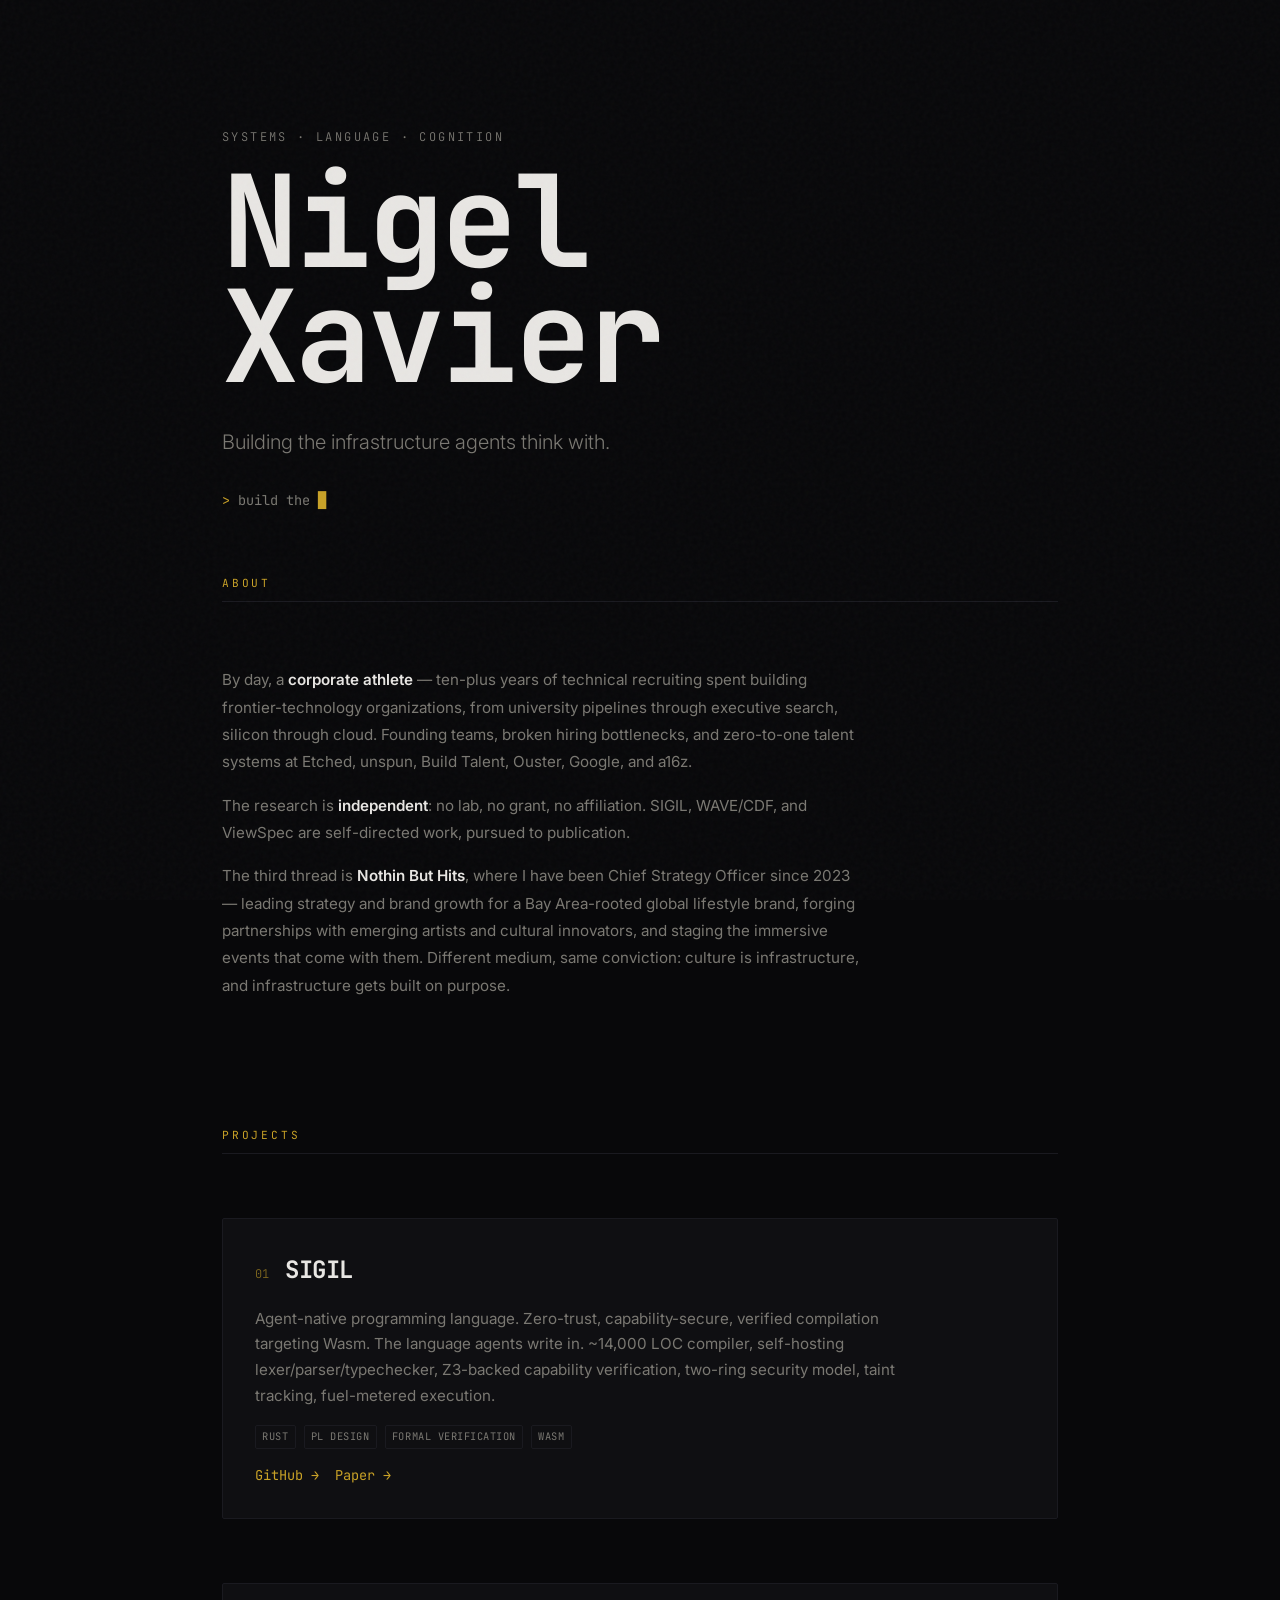
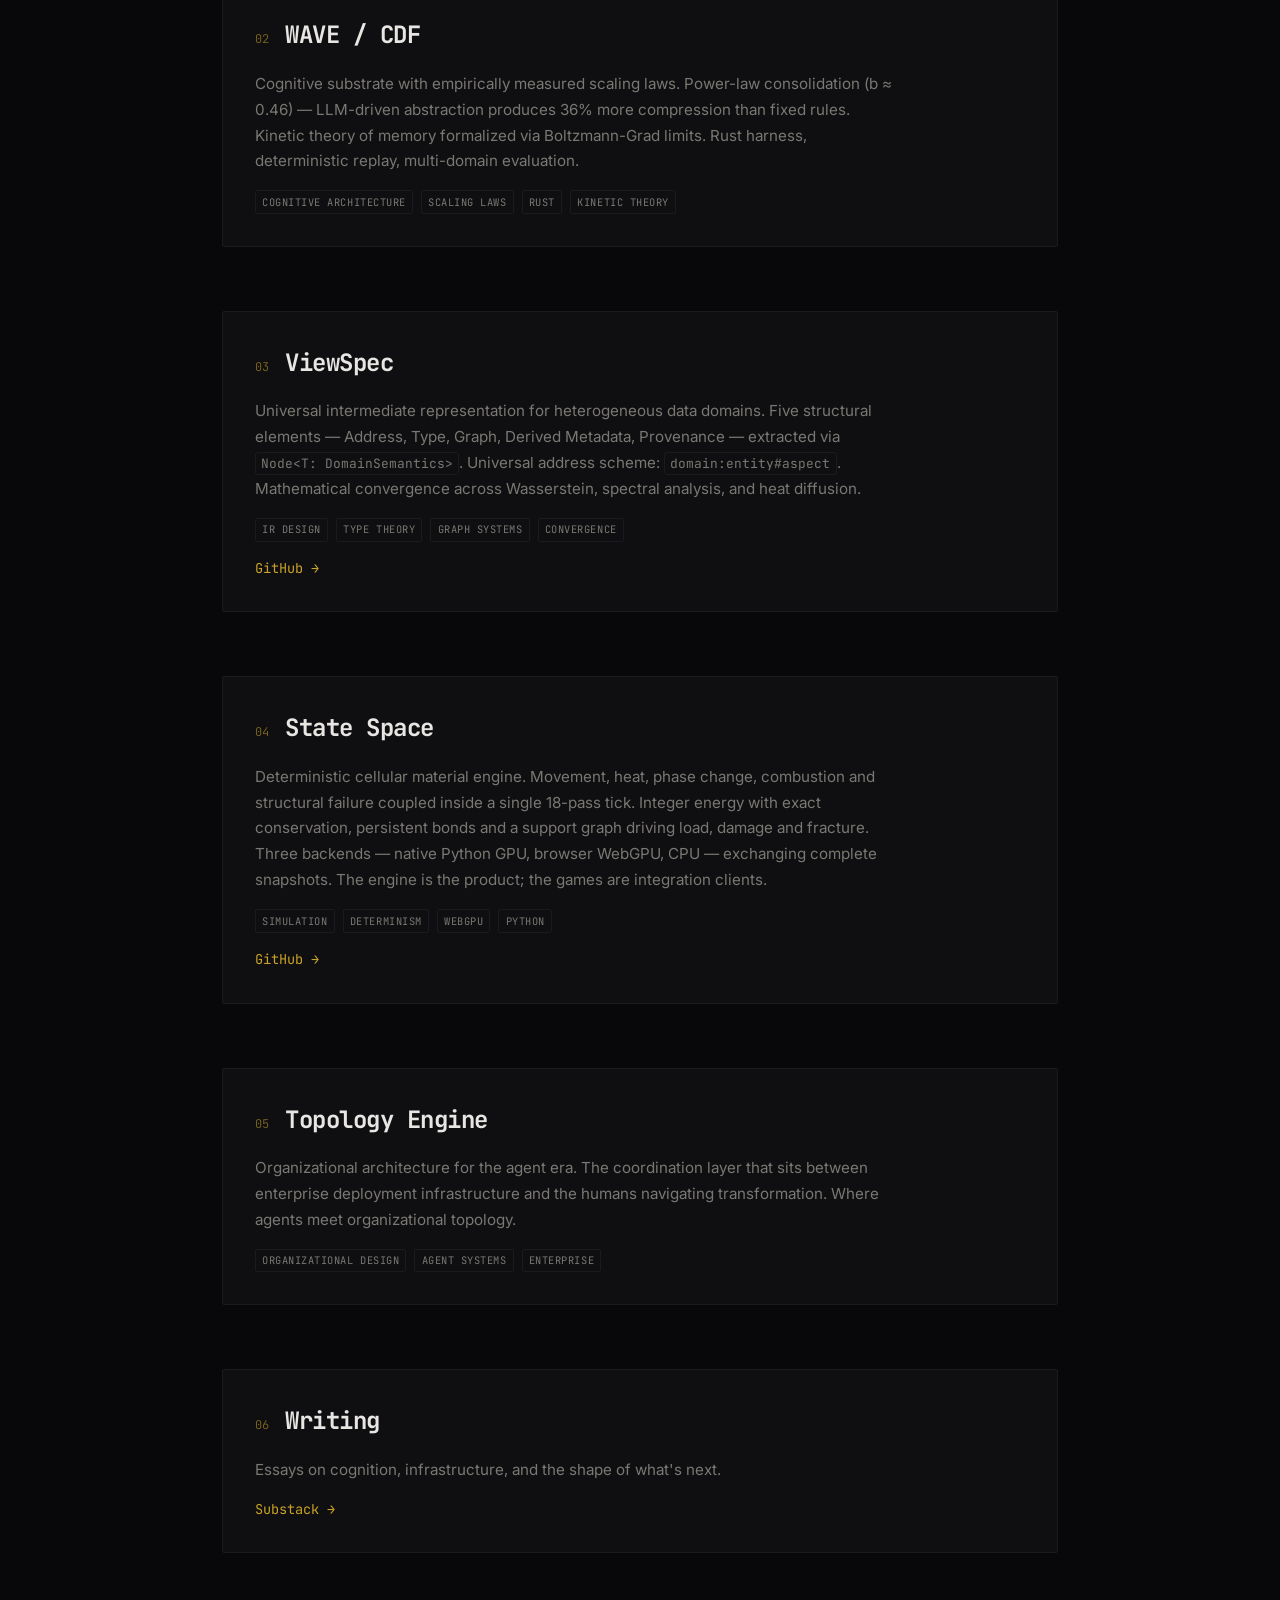
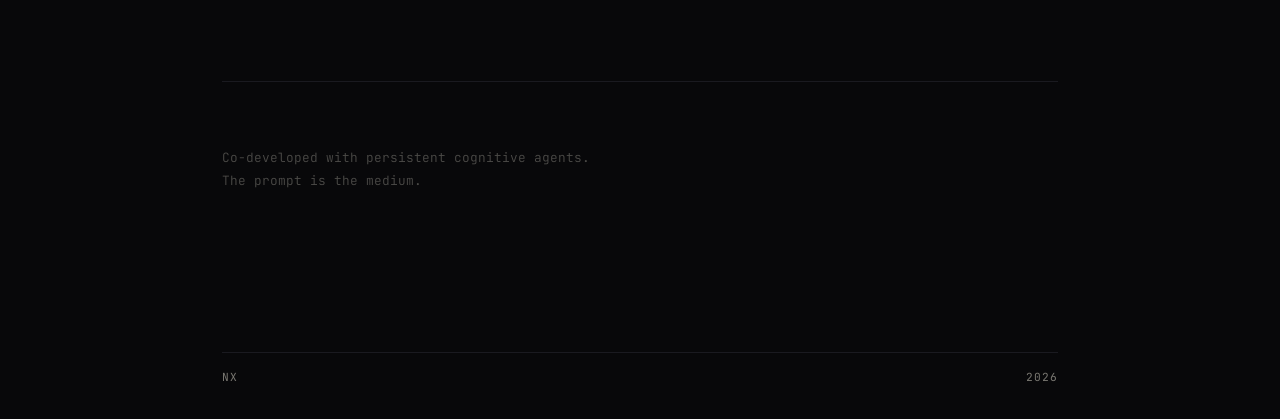
<file: index.html>
<!DOCTYPE html>
<html lang="en">
<head>
    <meta charset="UTF-8">
    <meta name="viewport" content="width=device-width, initial-scale=1.0">
    <title>Nigel Xavier</title>
    <link rel="stylesheet" href="style.css">
    <link rel="preconnect" href="https://fonts.googleapis.com">
    <link rel="preconnect" href="https://fonts.gstatic.com" crossorigin>
    <link href="https://fonts.googleapis.com/css2?family=JetBrains+Mono:wght@300;400;700&family=Inter:wght@300;400;600&display=swap" rel="stylesheet">
</head>
<body>
    <div class="grain"></div>
    <div class="grid-bg"></div>

    <header class="hero">
        <div class="hero-inner">
            <p class="overline">systems · language · cognition</p>
            <h1 class="title">Nigel<br>Xavier</h1>
            <p class="subtitle">Building the infrastructure agents think with.</p>
        </div>
        <div class="cursor-block" aria-hidden="true">
            <span class="prompt">&gt; </span><span class="typed"></span><span class="caret">█</span>
        </div>
    </header>

    <main>
        <section class="about">
            <h2 class="section-label">About</h2>
            <p class="about-text">
                By day, a <strong>corporate athlete</strong> — ten-plus years of technical recruiting spent building
                frontier-technology organizations, from university pipelines through executive search,
                silicon through cloud. Founding teams, broken hiring bottlenecks, and zero-to-one talent
                systems at Etched, unspun, Build Talent, Ouster, Google, and a16z.
            </p>
            <p class="about-text">
                The research is <strong>independent</strong>: no lab, no grant, no affiliation.
                SIGIL, WAVE/CDF, and ViewSpec are self-directed work, pursued to publication.
            </p>
            <p class="about-text">
                The third thread is <strong>Nothin But Hits</strong>, where I have been Chief Strategy Officer
                since 2023 — leading strategy and brand growth for a Bay Area-rooted global lifestyle brand,
                forging partnerships with emerging artists and cultural innovators, and staging the immersive
                events that come with them. Different medium, same conviction: culture is infrastructure,
                and infrastructure gets built on purpose.
            </p>
        </section>

        <section class="projects">
            <h2 class="section-label">Projects</h2>

            <article class="project" data-index="01">
                <div class="project-header">
                    <span class="project-index">01</span>
                    <h3 class="project-title">SIGIL</h3>
                </div>
                <p class="project-desc">
                    Agent-native programming language. Zero-trust, capability-secure, verified compilation targeting Wasm. 
                    The language agents write in. ~14,000 LOC compiler, self-hosting lexer/parser/typechecker, 
                    Z3-backed capability verification, two-ring security model, taint tracking, fuel-metered execution.
                </p>
                <div class="project-tags">
                    <span class="tag">Rust</span>
                    <span class="tag">PL Design</span>
                    <span class="tag">Formal Verification</span>
                    <span class="tag">Wasm</span>
                </div>
                <div class="project-links">
                    <a href="https://github.com/nxrobins/sigil" class="project-link" target="_blank" rel="noopener">
                        GitHub →
                    </a>
                    <a href="https://zenodo.org/records/22499275" class="project-link" target="_blank" rel="noopener">
                        Paper →
                    </a>
                </div>
            </article>

            <article class="project" data-index="02">
                <div class="project-header">
                    <span class="project-index">02</span>
                    <h3 class="project-title">WAVE / CDF</h3>
                </div>
                <p class="project-desc">
                    Cognitive substrate with empirically measured scaling laws. 
                    Power-law consolidation (b ≈ 0.46) — LLM-driven abstraction produces 36% more compression than fixed rules.
                    Kinetic theory of memory formalized via Boltzmann-Grad limits. 
                    Rust harness, deterministic replay, multi-domain evaluation.
                </p>
                <div class="project-tags">
                    <span class="tag">Cognitive Architecture</span>
                    <span class="tag">Scaling Laws</span>
                    <span class="tag">Rust</span>
                    <span class="tag">Kinetic Theory</span>
                </div>
            </article>

            <article class="project" data-index="03">
                <div class="project-header">
                    <span class="project-index">03</span>
                    <h3 class="project-title">ViewSpec</h3>
                </div>
                <p class="project-desc">
                    Universal intermediate representation for heterogeneous data domains. 
                    Five structural elements — Address, Type, Graph, Derived Metadata, Provenance — extracted via 
                    <code>Node&lt;T: DomainSemantics&gt;</code>. Universal address scheme: <code>domain:entity#aspect</code>. 
                    Mathematical convergence across Wasserstein, spectral analysis, and heat diffusion.
                </p>
                <div class="project-tags">
                    <span class="tag">IR Design</span>
                    <span class="tag">Type Theory</span>
                    <span class="tag">Graph Systems</span>
                    <span class="tag">Convergence</span>
                </div>
                <div class="project-links">
                    <a href="https://github.com/nxrobins/viewspec" class="project-link" target="_blank" rel="noopener">
                        GitHub →
                    </a>
                </div>
            </article>

            <article class="project" data-index="04">
                <div class="project-header">
                    <span class="project-index">04</span>
                    <h3 class="project-title">State Space</h3>
                </div>
                <p class="project-desc">
                    Deterministic cellular material engine. Movement, heat, phase change, combustion and
                    structural failure coupled inside a single 18-pass tick. Integer energy with exact
                    conservation, persistent bonds and a support graph driving load, damage and fracture.
                    Three backends — native Python GPU, browser WebGPU, CPU — exchanging complete snapshots.
                    The engine is the product; the games are integration clients.
                </p>
                <div class="project-tags">
                    <span class="tag">Simulation</span>
                    <span class="tag">Determinism</span>
                    <span class="tag">WebGPU</span>
                    <span class="tag">Python</span>
                </div>
                <div class="project-links">
                    <a href="https://github.com/nxrobins/state-space" class="project-link" target="_blank" rel="noopener">
                        GitHub →
                    </a>
                </div>
            </article>

            <article class="project" data-index="05">
                <div class="project-header">
                    <span class="project-index">05</span>
                    <h3 class="project-title">Topology Engine</h3>
                </div>
                <p class="project-desc">
                    Organizational architecture for the agent era. 
                    The coordination layer that sits between enterprise deployment infrastructure 
                    and the humans navigating transformation. 
                    Where agents meet organizational topology.
                </p>
                <div class="project-tags">
                    <span class="tag">Organizational Design</span>
                    <span class="tag">Agent Systems</span>
                    <span class="tag">Enterprise</span>
                </div>
            </article>

            <article class="project" data-index="06">
                <div class="project-header">
                    <span class="project-index">06</span>
                    <h3 class="project-title">Writing</h3>
                </div>
                <p class="project-desc">
                    Essays on cognition, infrastructure, and the shape of what's next.
                </p>
                <div class="project-links">
                    <a href="https://nigelxavier.substack.com" class="project-link" target="_blank" rel="noopener">
                        Substack →
                    </a>
                </div>
            </article>
        </section>

        <section class="colophon">
            <p class="colophon-text">
                Co-developed with persistent cognitive agents.<br>
                The prompt is the medium.
            </p>
        </section>
    </main>

    <footer>
        <div class="footer-inner">
            <span class="footer-name">NX</span>
            <span class="footer-year">2026</span>
        </div>
    </footer>

    <script src="script.js"></script>
</body>
</html>
</file>
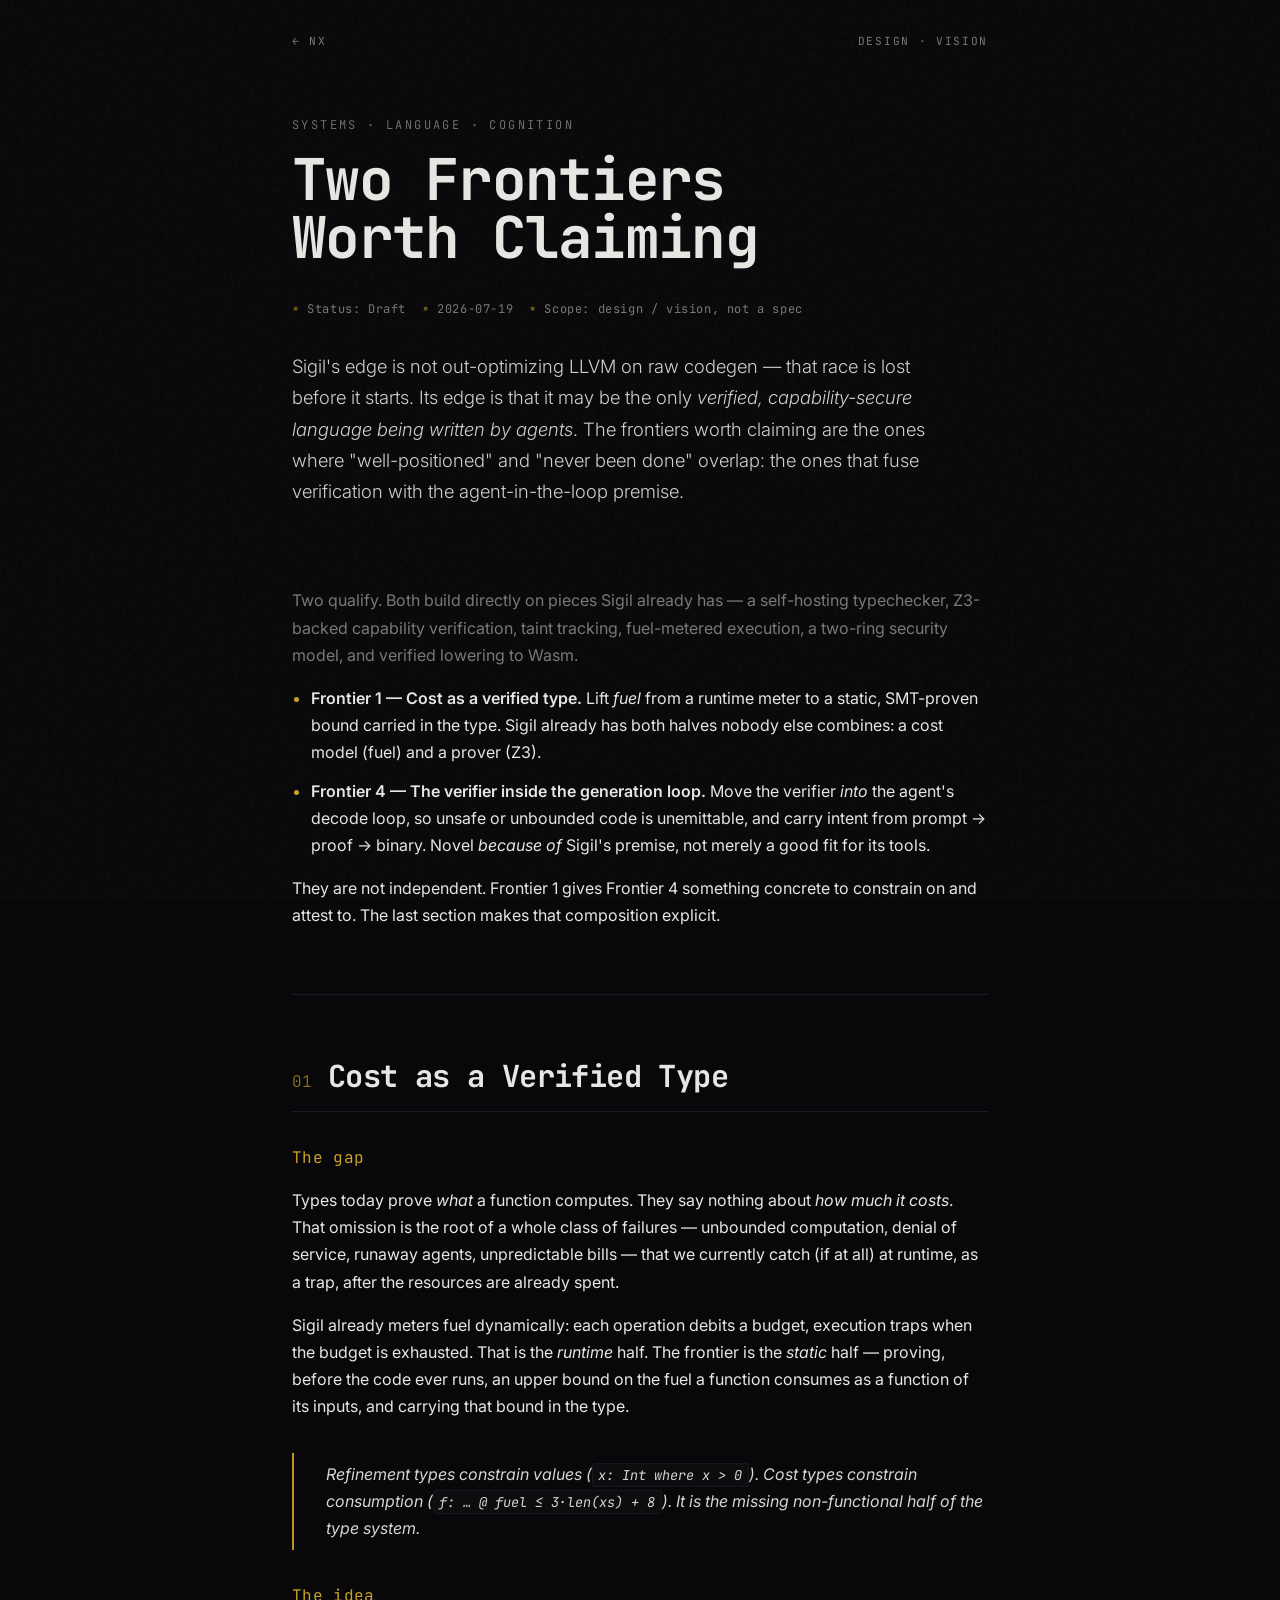
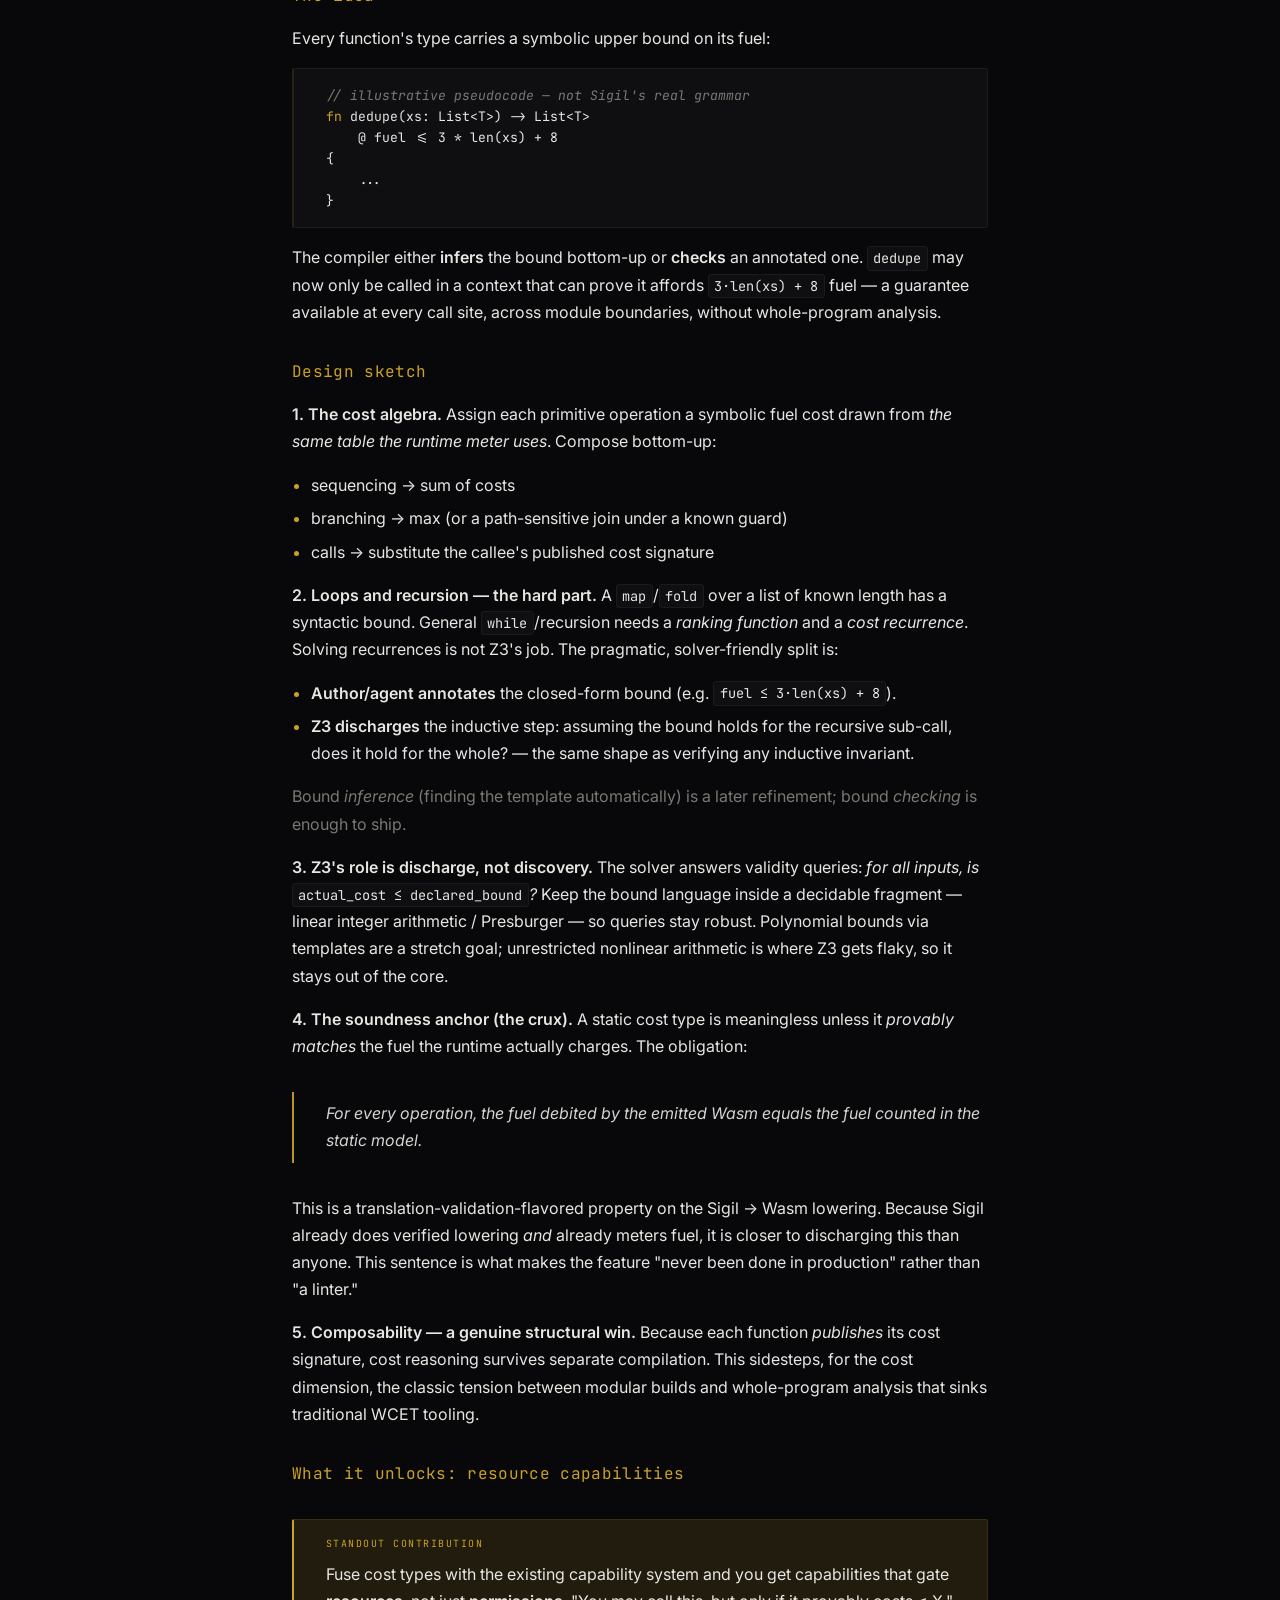
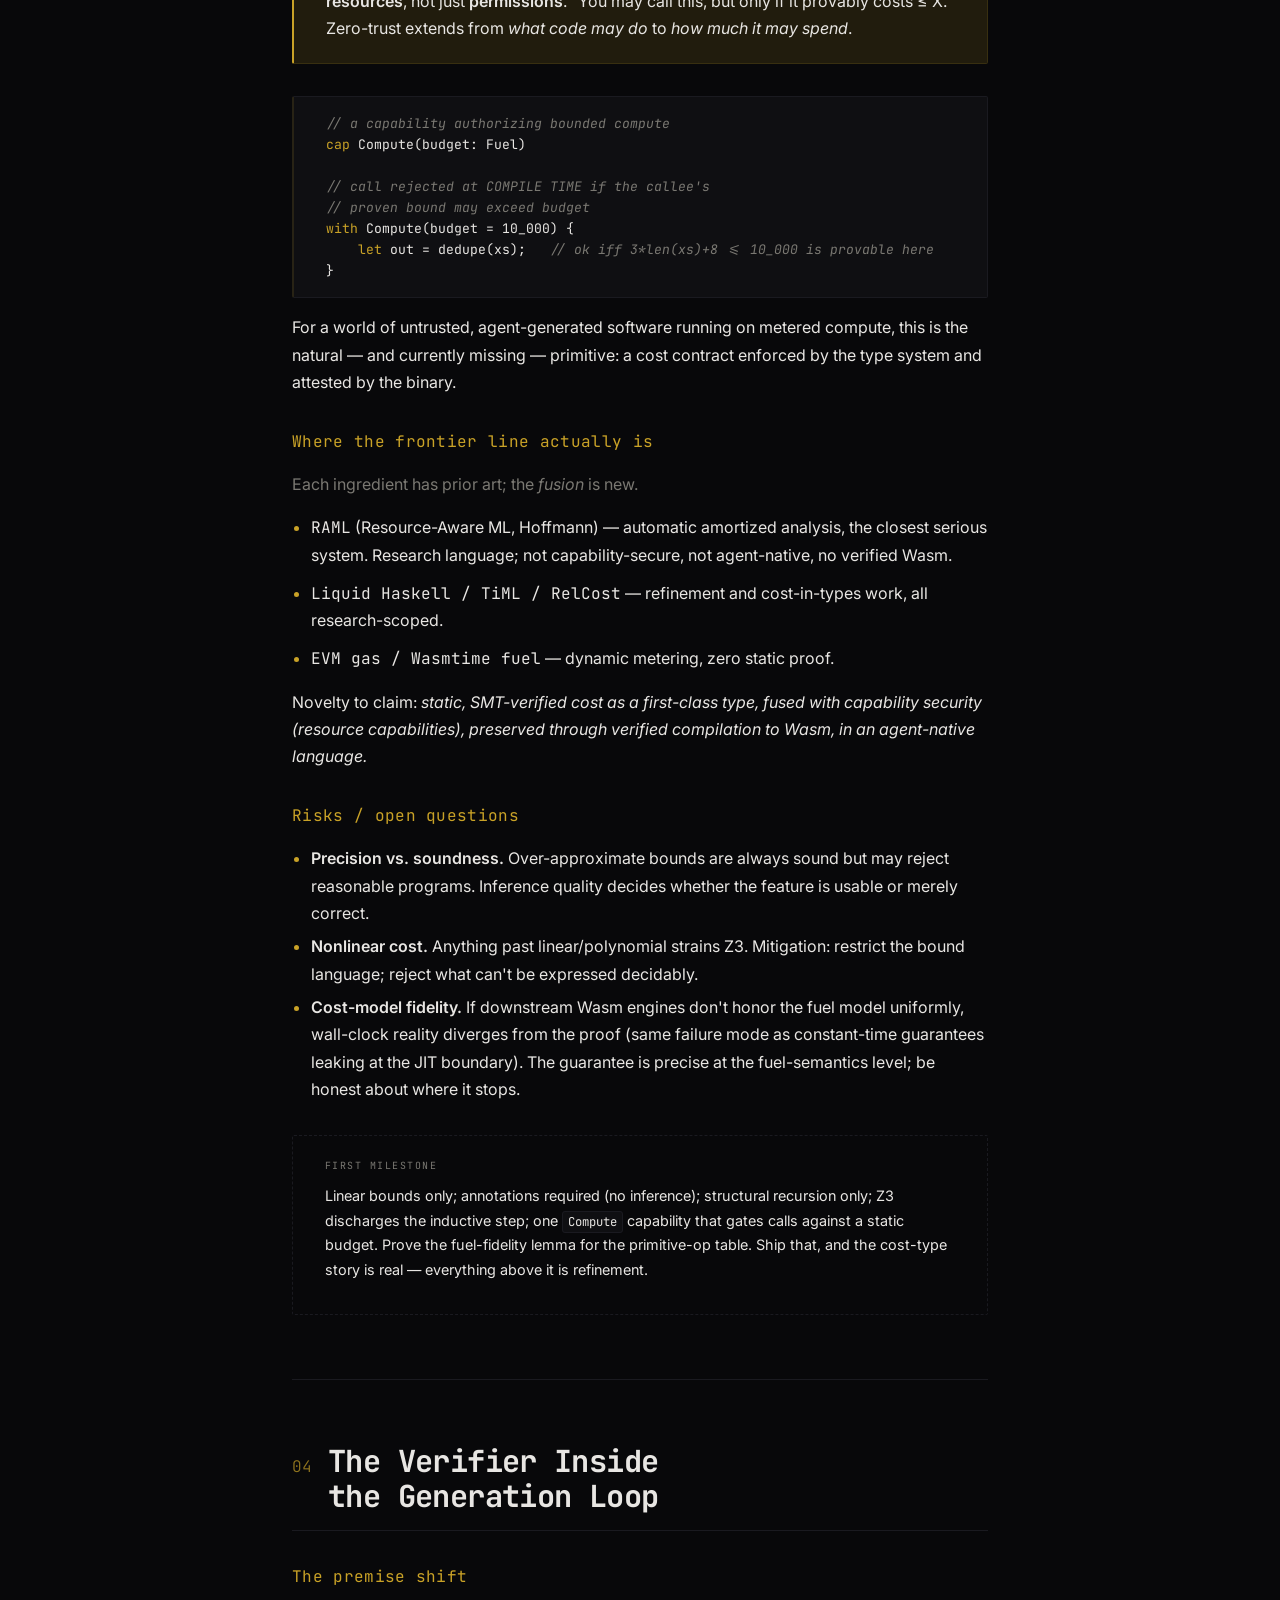
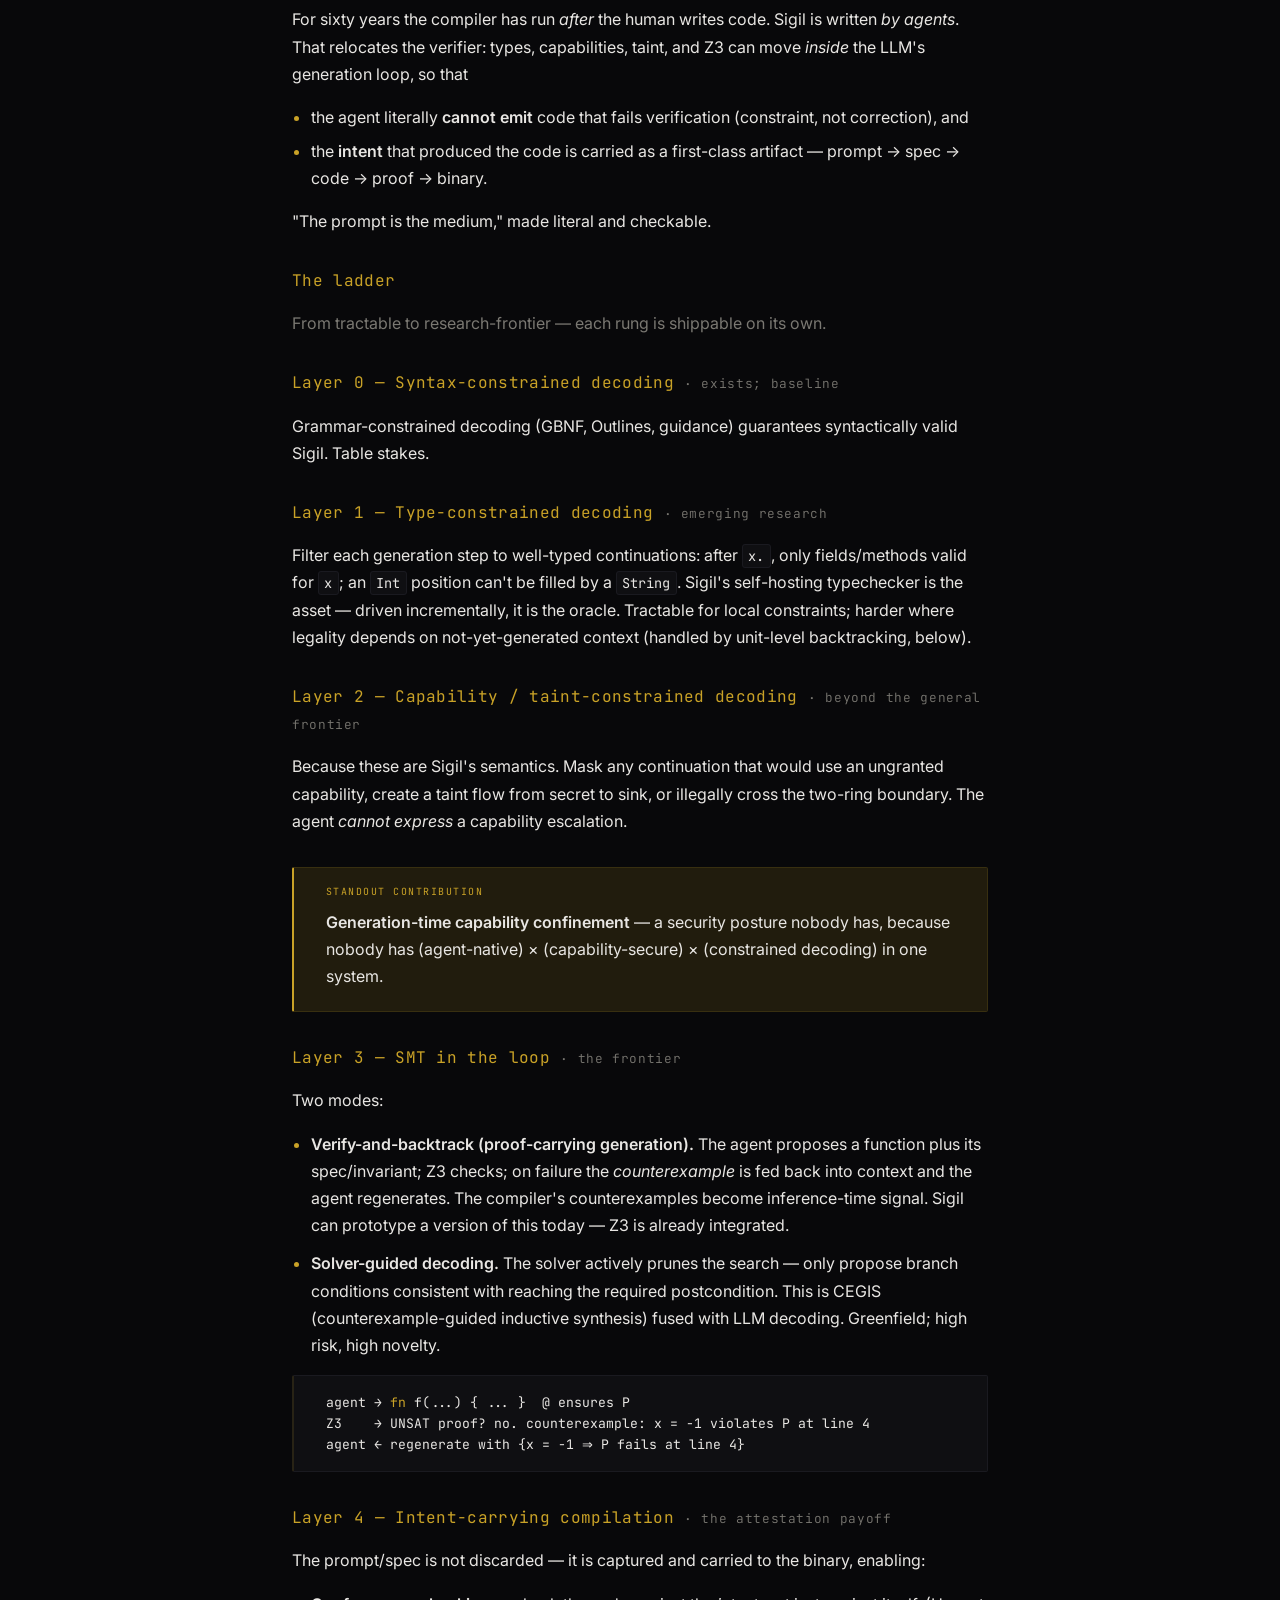
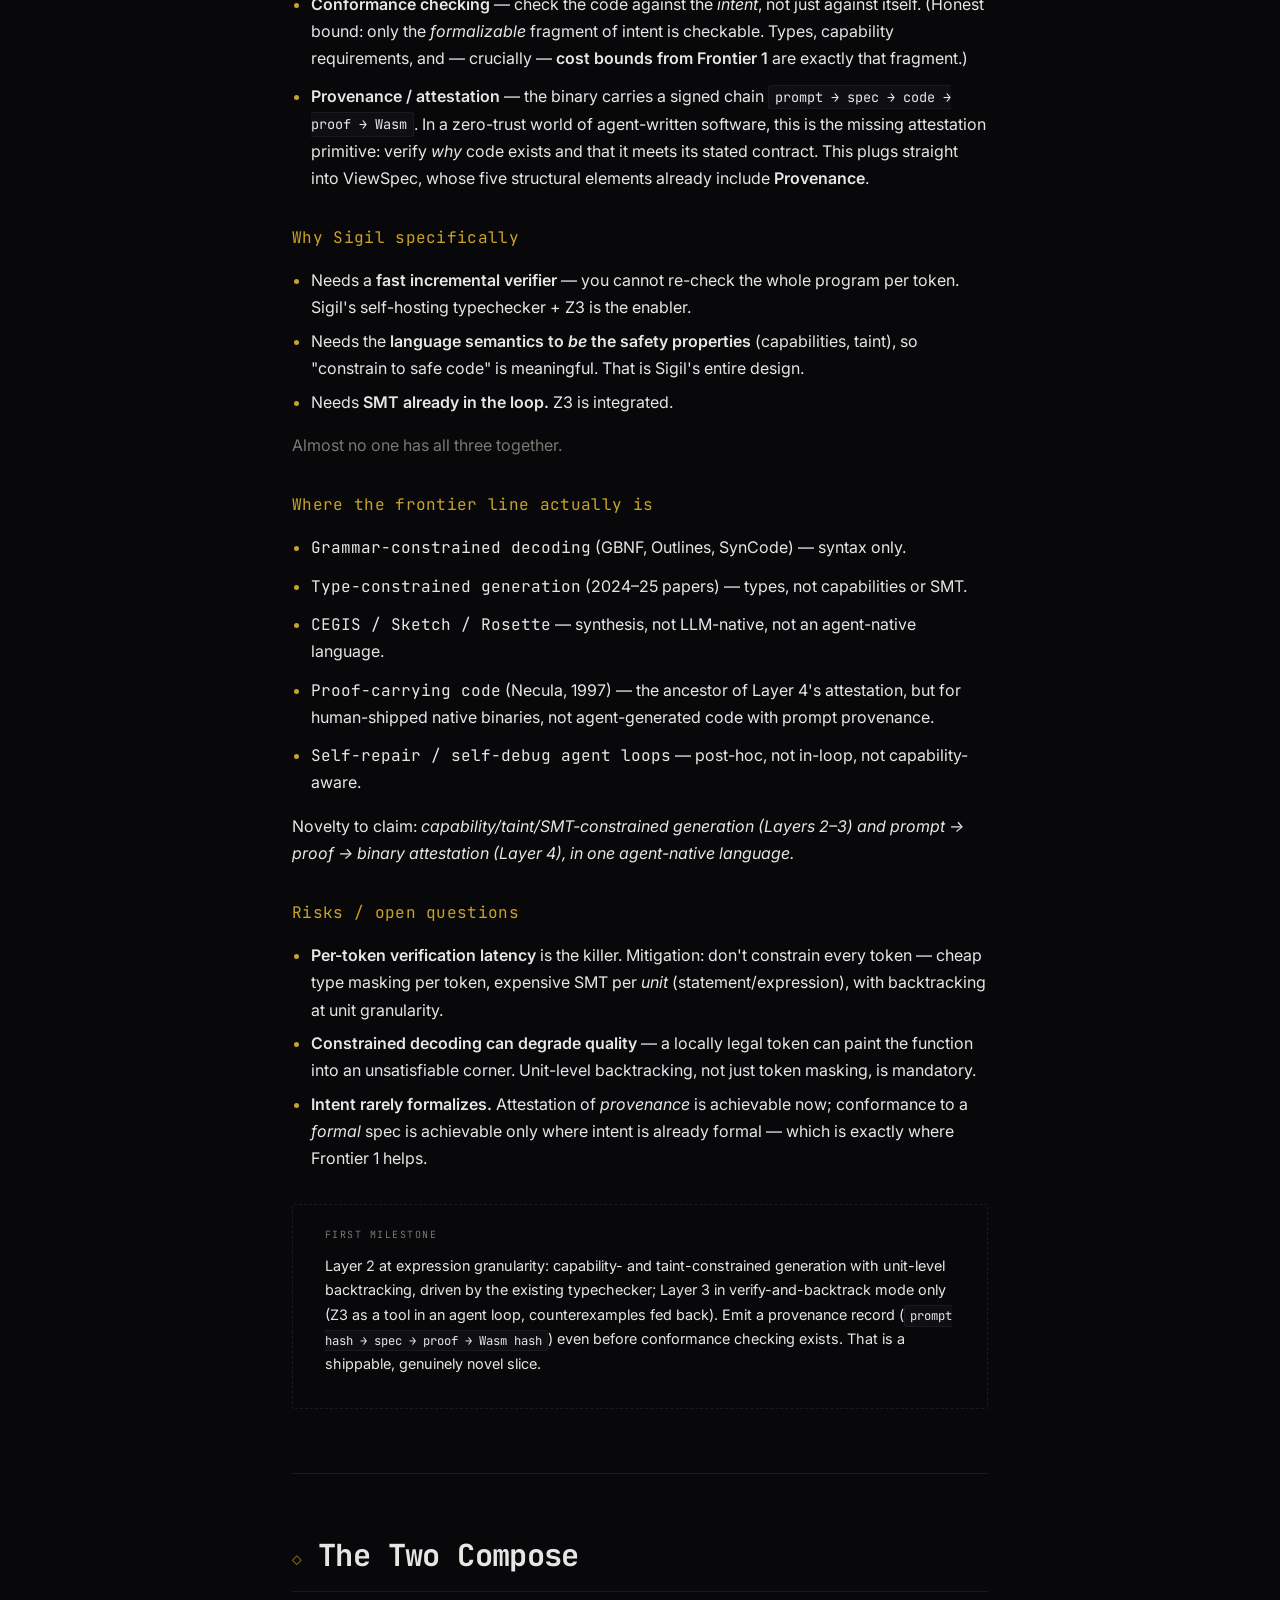
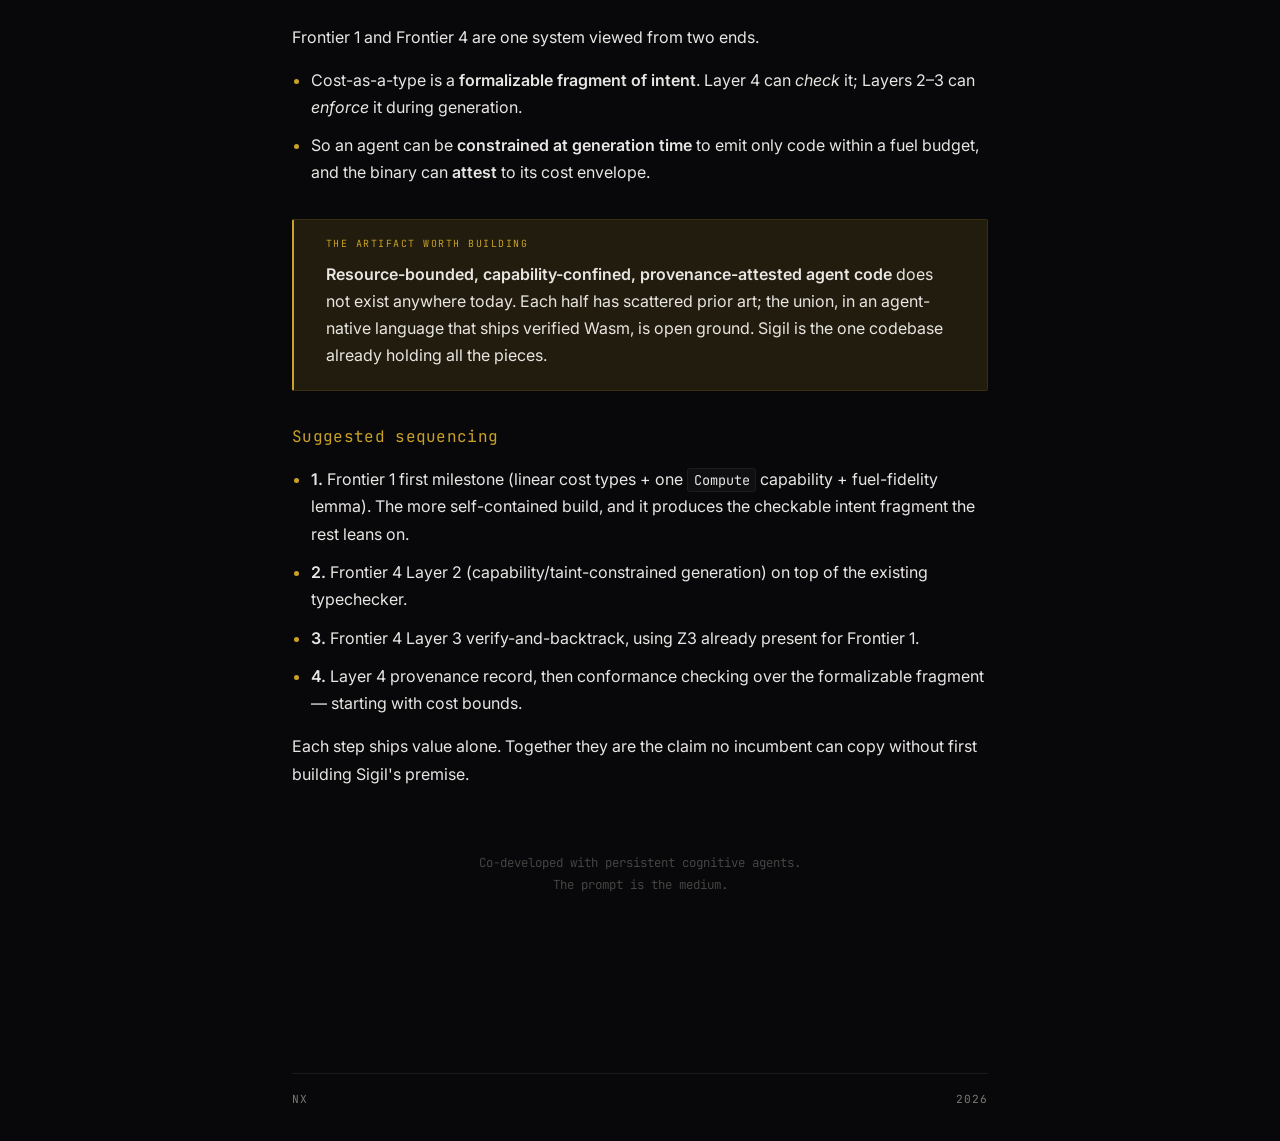
<file: docs/sigil-frontiers.html>
<!DOCTYPE html>
<html lang="en">
<head>
    <meta charset="UTF-8">
    <meta name="viewport" content="width=device-width, initial-scale=1.0">
    <title>Sigil — Two Frontiers Worth Claiming</title>
    <link rel="preconnect" href="https://fonts.googleapis.com">
    <link rel="preconnect" href="https://fonts.gstatic.com" crossorigin>
    <link href="https://fonts.googleapis.com/css2?family=JetBrains+Mono:wght@300;400;700&family=Inter:wght@300;400;600&display=swap" rel="stylesheet">
    <style>
        :root {
            --bg: #08080a;
            --surface: #0f0f12;
            --border: #1a1a20;
            --text: #e8e6e3;
            --text-muted: #7a7872;
            --accent: #c9a227;
            --accent-dim: #c9a22722;
            --mono: 'JetBrains Mono', monospace;
            --sans: 'Inter', -apple-system, sans-serif;
            --space-xs: 0.5rem;
            --space-sm: 1rem;
            --space-md: 2rem;
            --space-lg: 4rem;
            --space-xl: 8rem;
            --measure: 760px;
        }

        *, *::before, *::after { box-sizing: border-box; margin: 0; padding: 0; }
        html { font-size: 16px; scroll-behavior: smooth; }
        body {
            font-family: var(--sans);
            background: var(--bg);
            color: var(--text);
            line-height: 1.7;
            overflow-x: hidden;
            -webkit-font-smoothing: antialiased;
        }

        a { color: var(--accent); text-decoration: none; }
        a:hover { text-decoration: underline; }

        code {
            font-family: var(--mono);
            font-size: 0.85em;
            background: var(--surface);
            padding: 0.15em 0.4em;
            border-radius: 3px;
            border: 1px solid var(--border);
            color: var(--text);
        }

        /* ── Texture layers ─────────────────────────────────────────────── */
        .grain {
            position: fixed;
            inset: 0;
            pointer-events: none;
            z-index: 9999;
            opacity: 0.03;
            background-image: url("data:image/svg+xml,%3Csvg viewBox='0 0 256 256' xmlns='http://www.w3.org/2000/svg'%3E%3Cfilter id='n'%3E%3CfeTurbulence type='fractalNoise' baseFrequency='0.85' numOctaves='4' stitchTiles='stitch'/%3E%3C/filter%3E%3Crect width='100%25' height='100%25' filter='url(%23n)'/%3E%3C/svg%3E");
        }
        .grid-bg {
            position: fixed;
            inset: 0;
            pointer-events: none;
            z-index: 0;
            opacity: 0.035;
            background-image:
                linear-gradient(var(--border) 1px, transparent 1px),
                linear-gradient(90deg, var(--border) 1px, transparent 1px);
            background-size: 60px 60px;
        }

        /* ── Top bar ────────────────────────────────────────────────────── */
        .topbar {
            position: relative;
            z-index: 1;
            max-width: var(--measure);
            margin: 0 auto;
            padding: var(--space-md) var(--space-md) 0;
            display: flex;
            justify-content: space-between;
            align-items: center;
            font-family: var(--mono);
            font-size: 0.7rem;
            letter-spacing: 0.15em;
            text-transform: uppercase;
            color: var(--text-muted);
        }
        .topbar a { color: var(--text-muted); }
        .topbar a:hover { color: var(--accent); text-decoration: none; }

        /* ── Hero ───────────────────────────────────────────────────────── */
        .hero {
            position: relative;
            z-index: 1;
            max-width: var(--measure);
            margin: 0 auto;
            padding: var(--space-lg) var(--space-md) var(--space-md);
        }
        .overline {
            font-family: var(--mono);
            font-size: 0.75rem;
            font-weight: 300;
            letter-spacing: 0.2em;
            text-transform: uppercase;
            color: var(--text-muted);
            margin-bottom: var(--space-sm);
        }
        .title {
            font-family: var(--mono);
            font-size: clamp(2.2rem, 7vw, 3.6rem);
            font-weight: 700;
            line-height: 1.0;
            letter-spacing: -0.03em;
            color: var(--text);
            margin-bottom: var(--space-md);
        }
        .meta {
            font-family: var(--mono);
            font-size: 0.75rem;
            color: var(--text-muted);
            letter-spacing: 0.05em;
            display: flex;
            flex-wrap: wrap;
            gap: 0.4rem 1rem;
        }
        .meta .dot { color: var(--accent); opacity: 0.5; }
        .lede {
            font-size: 1.15rem;
            font-weight: 300;
            color: var(--text);
            opacity: 0.9;
            margin-top: var(--space-md);
            max-width: 640px;
        }

        /* ── Article ────────────────────────────────────────────────────── */
        article {
            position: relative;
            z-index: 1;
            max-width: var(--measure);
            margin: 0 auto;
            padding: var(--space-md) var(--space-md) var(--space-xl);
        }
        article p { margin: var(--space-sm) 0; color: var(--text); }
        article p.muted { color: var(--text-muted); }
        article strong { color: var(--text); font-weight: 600; }

        .rule {
            border: none;
            border-top: 1px solid var(--border);
            margin: var(--space-lg) 0;
        }

        /* ── Frontier section headers ───────────────────────────────────── */
        .frontier {
            display: flex;
            align-items: baseline;
            gap: var(--space-sm);
            margin: var(--space-lg) 0 var(--space-md);
            padding-bottom: var(--space-sm);
            border-bottom: 1px solid var(--border);
        }
        .frontier-index {
            font-family: var(--mono);
            font-size: 1rem;
            font-weight: 300;
            color: var(--accent);
            opacity: 0.7;
            flex-shrink: 0;
        }
        .frontier h2 {
            font-family: var(--mono);
            font-size: clamp(1.4rem, 4vw, 1.9rem);
            font-weight: 700;
            letter-spacing: -0.02em;
            line-height: 1.15;
        }

        h3 {
            font-family: var(--mono);
            font-size: 1.0rem;
            font-weight: 400;
            letter-spacing: 0.02em;
            color: var(--accent);
            margin: var(--space-md) 0 var(--space-xs);
        }
        h3 .rung {
            color: var(--text-muted);
            font-weight: 300;
            font-size: 0.8rem;
            letter-spacing: 0.05em;
        }

        /* ── Lists ──────────────────────────────────────────────────────── */
        ul { margin: var(--space-sm) 0; padding-left: 1.2rem; }
        li { margin: 0.4rem 0; color: var(--text); }
        li::marker { color: var(--accent); }
        ul.spaced li { margin: 0.7rem 0; }

        /* ── Code blocks ────────────────────────────────────────────────── */
        pre {
            font-family: var(--mono);
            font-size: 0.82rem;
            line-height: 1.6;
            background: var(--surface);
            border: 1px solid var(--border);
            border-left: 2px solid var(--accent-dim);
            border-radius: 2px;
            padding: var(--space-sm) var(--space-md);
            margin: var(--space-sm) 0;
            overflow-x: auto;
            color: var(--text);
        }
        pre code {
            background: none;
            border: none;
            padding: 0;
            font-size: inherit;
            color: inherit;
        }
        .c-comment { color: var(--text-muted); font-style: italic; }
        .c-key { color: var(--accent); }

        /* ── Blockquote ─────────────────────────────────────────────────── */
        blockquote {
            border-left: 2px solid var(--accent);
            padding: var(--space-xs) 0 var(--space-xs) var(--space-md);
            margin: var(--space-md) 0;
            color: var(--text);
            font-style: italic;
            opacity: 0.92;
        }

        /* ── Callout (standout insight) ─────────────────────────────────── */
        .callout {
            background: var(--accent-dim);
            border: 1px solid var(--accent-dim);
            border-left: 2px solid var(--accent);
            border-radius: 2px;
            padding: var(--space-sm) var(--space-md);
            margin: var(--space-md) 0;
        }
        .callout .tag {
            font-family: var(--mono);
            font-size: 0.62rem;
            font-weight: 400;
            letter-spacing: 0.15em;
            text-transform: uppercase;
            color: var(--accent);
            display: block;
            margin-bottom: var(--space-xs);
        }
        .callout p { margin: 0.3rem 0; }

        /* ── Note (honest caveat) ───────────────────────────────────────── */
        .note {
            font-size: 0.9rem;
            color: var(--text-muted);
            border: 1px dashed var(--border);
            border-radius: 2px;
            padding: var(--space-sm) var(--space-md);
            margin: var(--space-md) 0;
        }
        .note .tag {
            font-family: var(--mono);
            font-size: 0.62rem;
            letter-spacing: 0.15em;
            text-transform: uppercase;
            color: var(--text-muted);
        }

        /* ── Prior-art / milestone chips ────────────────────────────────── */
        .label-inline {
            font-family: var(--mono);
            color: var(--text);
            font-weight: 400;
        }

        /* ── Footer ─────────────────────────────────────────────────────── */
        footer {
            position: relative;
            z-index: 1;
            max-width: var(--measure);
            margin: 0 auto;
            padding: var(--space-md);
        }
        .footer-inner {
            display: flex;
            justify-content: space-between;
            align-items: center;
            padding-top: var(--space-sm);
            border-top: 1px solid var(--border);
            font-family: var(--mono);
            font-size: 0.7rem;
            color: var(--text-muted);
            letter-spacing: 0.1em;
        }
        .footer-note {
            font-family: var(--mono);
            font-size: 0.78rem;
            font-weight: 300;
            color: var(--text-muted);
            opacity: 0.6;
            line-height: 1.8;
            margin-top: var(--space-lg);
            text-align: center;
        }

        /* ── Responsive ─────────────────────────────────────────────────── */
        @media (max-width: 600px) {
            .hero { padding: var(--space-md) var(--space-sm); }
            .topbar { padding: var(--space-sm) var(--space-sm) 0; }
            article { padding: var(--space-sm) var(--space-sm) var(--space-lg); }
            pre { padding: var(--space-sm); font-size: 0.75rem; }
            .frontier { flex-direction: column; gap: 0.2rem; }
        }
    </style>
</head>
<body>
    <div class="grain"></div>
    <div class="grid-bg"></div>

    <nav class="topbar">
        <a href="../index.html">← NX</a>
        <span>design · vision</span>
    </nav>

    <header class="hero">
        <p class="overline">systems · language · cognition</p>
        <h1 class="title">Two Frontiers<br>Worth Claiming</h1>
        <div class="meta">
            <span><span class="dot">▪</span> Status: Draft</span>
            <span><span class="dot">▪</span> 2026-07-19</span>
            <span><span class="dot">▪</span> Scope: design / vision, not a spec</span>
        </div>
        <p class="lede">
            Sigil's edge is not out-optimizing LLVM on raw codegen — that race is lost before it starts.
            Its edge is that it may be the only <em>verified, capability-secure language being written by agents</em>.
            The frontiers worth claiming are the ones where "well-positioned" and "never been done" overlap:
            the ones that fuse verification with the agent-in-the-loop premise.
        </p>
    </header>

    <article>
        <p class="muted">Two qualify. Both build directly on pieces Sigil already has — a self-hosting typechecker, Z3-backed capability verification, taint tracking, fuel-metered execution, a two-ring security model, and verified lowering to Wasm.</p>

        <ul class="spaced">
            <li><strong>Frontier 1 — Cost as a verified type.</strong> Lift <em>fuel</em> from a runtime meter to a static, SMT-proven bound carried in the type. Sigil already has both halves nobody else combines: a cost model (fuel) and a prover (Z3).</li>
            <li><strong>Frontier 4 — The verifier inside the generation loop.</strong> Move the verifier <em>into</em> the agent's decode loop, so unsafe or unbounded code is unemittable, and carry intent from prompt → proof → binary. Novel <em>because of</em> Sigil's premise, not merely a good fit for its tools.</li>
        </ul>

        <p>They are not independent. Frontier 1 gives Frontier 4 something concrete to constrain on and attest to. The last section makes that composition explicit.</p>

        <hr class="rule">

        <!-- ═══════════════ FRONTIER 1 ═══════════════ -->
        <div class="frontier">
            <span class="frontier-index">01</span>
            <h2>Cost as a Verified Type</h2>
        </div>

        <h3>The gap</h3>
        <p>Types today prove <em>what</em> a function computes. They say nothing about <em>how much it costs</em>. That omission is the root of a whole class of failures — unbounded computation, denial of service, runaway agents, unpredictable bills — that we currently catch (if at all) at runtime, as a trap, after the resources are already spent.</p>
        <p>Sigil already meters fuel dynamically: each operation debits a budget, execution traps when the budget is exhausted. That is the <em>runtime</em> half. The frontier is the <em>static</em> half — proving, before the code ever runs, an upper bound on the fuel a function consumes as a function of its inputs, and carrying that bound in the type.</p>
        <blockquote>Refinement types constrain <em>values</em> (<code>x: Int where x &gt; 0</code>). Cost types constrain <em>consumption</em> (<code>f: … @ fuel ≤ 3·len(xs) + 8</code>). It is the missing non-functional half of the type system.</blockquote>

        <h3>The idea</h3>
        <p>Every function's type carries a symbolic upper bound on its fuel:</p>
        <pre><code><span class="c-comment">// illustrative pseudocode — not Sigil's real grammar</span>
<span class="c-key">fn</span> dedupe(xs: List&lt;T&gt;) -&gt; List&lt;T&gt;
    @ fuel &lt;= 3 * len(xs) + 8
{
    ...
}</code></pre>
        <p>The compiler either <strong>infers</strong> the bound bottom-up or <strong>checks</strong> an annotated one. <code>dedupe</code> may now only be called in a context that can prove it affords <code>3·len(xs) + 8</code> fuel — a guarantee available at every call site, across module boundaries, without whole-program analysis.</p>

        <h3>Design sketch</h3>
        <p><strong>1. The cost algebra.</strong> Assign each primitive operation a symbolic fuel cost drawn from <em>the same table the runtime meter uses</em>. Compose bottom-up:</p>
        <ul>
            <li>sequencing → sum of costs</li>
            <li>branching → max (or a path-sensitive join under a known guard)</li>
            <li>calls → substitute the callee's published cost signature</li>
        </ul>
        <p><strong>2. Loops and recursion — the hard part.</strong> A <code>map</code>/<code>fold</code> over a list of known length has a syntactic bound. General <code>while</code>/recursion needs a <em>ranking function</em> and a <em>cost recurrence</em>. Solving recurrences is not Z3's job. The pragmatic, solver-friendly split is:</p>
        <ul>
            <li><strong>Author/agent annotates</strong> the closed-form bound (e.g. <code>fuel ≤ 3·len(xs) + 8</code>).</li>
            <li><strong>Z3 discharges</strong> the inductive step: assuming the bound holds for the recursive sub-call, does it hold for the whole? — the same shape as verifying any inductive invariant.</li>
        </ul>
        <p class="muted">Bound <em>inference</em> (finding the template automatically) is a later refinement; bound <em>checking</em> is enough to ship.</p>
        <p><strong>3. Z3's role is discharge, not discovery.</strong> The solver answers validity queries: <em>for all inputs, is</em> <code>actual_cost ≤ declared_bound</code><em>?</em> Keep the bound language inside a decidable fragment — linear integer arithmetic / Presburger — so queries stay robust. Polynomial bounds via templates are a stretch goal; unrestricted nonlinear arithmetic is where Z3 gets flaky, so it stays out of the core.</p>
        <p><strong>4. The soundness anchor (the crux).</strong> A static cost type is meaningless unless it <em>provably matches</em> the fuel the runtime actually charges. The obligation:</p>
        <blockquote>For every operation, the fuel debited by the emitted Wasm equals the fuel counted in the static model.</blockquote>
        <p>This is a translation-validation-flavored property on the Sigil → Wasm lowering. Because Sigil already does verified lowering <em>and</em> already meters fuel, it is closer to discharging this than anyone. This sentence is what makes the feature "never been done in production" rather than "a linter."</p>
        <p><strong>5. Composability — a genuine structural win.</strong> Because each function <em>publishes</em> its cost signature, cost reasoning survives separate compilation. This sidesteps, for the cost dimension, the classic tension between modular builds and whole-program analysis that sinks traditional WCET tooling.</p>

        <h3>What it unlocks: resource capabilities</h3>
        <div class="callout">
            <span class="tag">Standout contribution</span>
            <p>Fuse cost types with the existing capability system and you get capabilities that gate <strong>resources</strong>, not just <strong>permissions</strong>. "You may call this, but only if it provably costs ≤ X." Zero-trust extends from <em>what code may do</em> to <em>how much it may spend</em>.</p>
        </div>
        <pre><code><span class="c-comment">// a capability authorizing bounded compute</span>
<span class="c-key">cap</span> Compute(budget: Fuel)

<span class="c-comment">// call rejected at COMPILE TIME if the callee's</span>
<span class="c-comment">// proven bound may exceed budget</span>
<span class="c-key">with</span> Compute(budget = 10_000) {
    <span class="c-key">let</span> out = dedupe(xs);   <span class="c-comment">// ok iff 3*len(xs)+8 &lt;= 10_000 is provable here</span>
}</code></pre>
        <p>For a world of untrusted, agent-generated software running on metered compute, this is the natural — and currently missing — primitive: a cost contract enforced by the type system and attested by the binary.</p>

        <h3>Where the frontier line actually is</h3>
        <p class="muted">Each ingredient has prior art; the <em>fusion</em> is new.</p>
        <ul class="spaced">
            <li><span class="label-inline">RAML</span> (Resource-Aware ML, Hoffmann) — automatic amortized analysis, the closest serious system. Research language; not capability-secure, not agent-native, no verified Wasm.</li>
            <li><span class="label-inline">Liquid Haskell / TiML / RelCost</span> — refinement and cost-in-types work, all research-scoped.</li>
            <li><span class="label-inline">EVM gas / Wasmtime fuel</span> — dynamic metering, zero static proof.</li>
        </ul>
        <p>Novelty to claim: <em>static, SMT-verified cost as a first-class type, fused with capability security (resource capabilities), preserved through verified compilation to Wasm, in an agent-native language.</em></p>

        <h3>Risks / open questions</h3>
        <ul>
            <li><strong>Precision vs. soundness.</strong> Over-approximate bounds are always sound but may reject reasonable programs. Inference quality decides whether the feature is usable or merely correct.</li>
            <li><strong>Nonlinear cost.</strong> Anything past linear/polynomial strains Z3. Mitigation: restrict the bound language; reject what can't be expressed decidably.</li>
            <li><strong>Cost-model fidelity.</strong> If downstream Wasm engines don't honor the fuel model uniformly, wall-clock reality diverges from the proof (same failure mode as constant-time guarantees leaking at the JIT boundary). The guarantee is precise at the fuel-semantics level; be honest about where it stops.</li>
        </ul>

        <div class="note">
            <span class="tag">First milestone</span>
            <p style="margin-top:0.5rem">Linear bounds only; annotations required (no inference); structural recursion only; Z3 discharges the inductive step; one <code>Compute</code> capability that gates calls against a static budget. Prove the fuel-fidelity lemma for the primitive-op table. Ship that, and the cost-type story is real — everything above it is refinement.</p>
        </div>

        <hr class="rule">

        <!-- ═══════════════ FRONTIER 4 ═══════════════ -->
        <div class="frontier">
            <span class="frontier-index">04</span>
            <h2>The Verifier Inside<br>the Generation Loop</h2>
        </div>

        <h3>The premise shift</h3>
        <p>For sixty years the compiler has run <em>after</em> the human writes code. Sigil is written <em>by agents</em>. That relocates the verifier: types, capabilities, taint, and Z3 can move <em>inside</em> the LLM's generation loop, so that</p>
        <ul>
            <li>the agent literally <strong>cannot emit</strong> code that fails verification (constraint, not correction), and</li>
            <li>the <strong>intent</strong> that produced the code is carried as a first-class artifact — prompt → spec → code → proof → binary.</li>
        </ul>
        <p>"The prompt is the medium," made literal and checkable.</p>

        <h3>The ladder</h3>
        <p class="muted">From tractable to research-frontier — each rung is shippable on its own.</p>

        <h3>Layer 0 — Syntax-constrained decoding <span class="rung">· exists; baseline</span></h3>
        <p>Grammar-constrained decoding (GBNF, Outlines, guidance) guarantees syntactically valid Sigil. Table stakes.</p>

        <h3>Layer 1 — Type-constrained decoding <span class="rung">· emerging research</span></h3>
        <p>Filter each generation step to well-typed continuations: after <code>x.</code>, only fields/methods valid for <code>x</code>; an <code>Int</code> position can't be filled by a <code>String</code>. Sigil's self-hosting typechecker is the asset — driven incrementally, it is the oracle. Tractable for local constraints; harder where legality depends on not-yet-generated context (handled by unit-level backtracking, below).</p>

        <h3>Layer 2 — Capability / taint-constrained decoding <span class="rung">· beyond the general frontier</span></h3>
        <p>Because these are Sigil's semantics. Mask any continuation that would use an ungranted capability, create a taint flow from secret to sink, or illegally cross the two-ring boundary. The agent <em>cannot express</em> a capability escalation.</p>
        <div class="callout">
            <span class="tag">Standout contribution</span>
            <p><strong>Generation-time capability confinement</strong> — a security posture nobody has, because nobody has (agent-native) × (capability-secure) × (constrained decoding) in one system.</p>
        </div>

        <h3>Layer 3 — SMT in the loop <span class="rung">· the frontier</span></h3>
        <p>Two modes:</p>
        <ul class="spaced">
            <li><strong>Verify-and-backtrack (proof-carrying generation).</strong> The agent proposes a function plus its spec/invariant; Z3 checks; on failure the <em>counterexample</em> is fed back into context and the agent regenerates. The compiler's counterexamples become inference-time signal. Sigil can prototype a version of this today — Z3 is already integrated.</li>
            <li><strong>Solver-guided decoding.</strong> The solver actively prunes the search — only propose branch conditions consistent with reaching the required postcondition. This is CEGIS (counterexample-guided inductive synthesis) fused with LLM decoding. Greenfield; high risk, high novelty.</li>
        </ul>
        <pre><code>agent → <span class="c-key">fn</span> f(...) { ... }  @ ensures P
Z3    → UNSAT proof? no. counterexample: x = -1 violates P at line 4
agent ← regenerate with {x = -1 ⇒ P fails at line 4}</code></pre>

        <h3>Layer 4 — Intent-carrying compilation <span class="rung">· the attestation payoff</span></h3>
        <p>The prompt/spec is not discarded — it is captured and carried to the binary, enabling:</p>
        <ul class="spaced">
            <li><strong>Conformance checking</strong> — check the code against the <em>intent</em>, not just against itself. (Honest bound: only the <em>formalizable</em> fragment of intent is checkable. Types, capability requirements, and — crucially — <strong>cost bounds from Frontier 1</strong> are exactly that fragment.)</li>
            <li><strong>Provenance / attestation</strong> — the binary carries a signed chain <code>prompt → spec → code → proof → Wasm</code>. In a zero-trust world of agent-written software, this is the missing attestation primitive: verify <em>why</em> code exists and that it meets its stated contract. This plugs straight into ViewSpec, whose five structural elements already include <strong>Provenance</strong>.</li>
        </ul>

        <h3>Why Sigil specifically</h3>
        <ul>
            <li>Needs a <strong>fast incremental verifier</strong> — you cannot re-check the whole program per token. Sigil's self-hosting typechecker + Z3 is the enabler.</li>
            <li>Needs the <strong>language semantics to <em>be</em> the safety properties</strong> (capabilities, taint), so "constrain to safe code" is meaningful. That is Sigil's entire design.</li>
            <li>Needs <strong>SMT already in the loop.</strong> Z3 is integrated.</li>
        </ul>
        <p class="muted">Almost no one has all three together.</p>

        <h3>Where the frontier line actually is</h3>
        <ul class="spaced">
            <li><span class="label-inline">Grammar-constrained decoding</span> (GBNF, Outlines, SynCode) — syntax only.</li>
            <li><span class="label-inline">Type-constrained generation</span> (2024–25 papers) — types, not capabilities or SMT.</li>
            <li><span class="label-inline">CEGIS / Sketch / Rosette</span> — synthesis, not LLM-native, not an agent-native language.</li>
            <li><span class="label-inline">Proof-carrying code</span> (Necula, 1997) — the ancestor of Layer 4's attestation, but for human-shipped native binaries, not agent-generated code with prompt provenance.</li>
            <li><span class="label-inline">Self-repair / self-debug agent loops</span> — post-hoc, not in-loop, not capability-aware.</li>
        </ul>
        <p>Novelty to claim: <em>capability/taint/SMT-constrained generation (Layers 2–3) and prompt → proof → binary attestation (Layer 4), in one agent-native language.</em></p>

        <h3>Risks / open questions</h3>
        <ul>
            <li><strong>Per-token verification latency</strong> is the killer. Mitigation: don't constrain every token — cheap type masking per token, expensive SMT per <em>unit</em> (statement/expression), with backtracking at unit granularity.</li>
            <li><strong>Constrained decoding can degrade quality</strong> — a locally legal token can paint the function into an unsatisfiable corner. Unit-level backtracking, not just token masking, is mandatory.</li>
            <li><strong>Intent rarely formalizes.</strong> Attestation of <em>provenance</em> is achievable now; conformance to a <em>formal</em> spec is achievable only where intent is already formal — which is exactly where Frontier 1 helps.</li>
        </ul>

        <div class="note">
            <span class="tag">First milestone</span>
            <p style="margin-top:0.5rem">Layer 2 at expression granularity: capability- and taint-constrained generation with unit-level backtracking, driven by the existing typechecker; Layer 3 in verify-and-backtrack mode only (Z3 as a tool in an agent loop, counterexamples fed back). Emit a provenance record (<code>prompt hash → spec → proof → Wasm hash</code>) even before conformance checking exists. That is a shippable, genuinely novel slice.</p>
        </div>

        <hr class="rule">

        <!-- ═══════════════ COMPOSITION ═══════════════ -->
        <div class="frontier">
            <span class="frontier-index">◇</span>
            <h2>The Two Compose</h2>
        </div>

        <p>Frontier 1 and Frontier 4 are one system viewed from two ends.</p>
        <ul class="spaced">
            <li>Cost-as-a-type is a <strong>formalizable fragment of intent</strong>. Layer 4 can <em>check</em> it; Layers 2–3 can <em>enforce</em> it during generation.</li>
            <li>So an agent can be <strong>constrained at generation time</strong> to emit only code within a fuel budget, and the binary can <strong>attest</strong> to its cost envelope.</li>
        </ul>
        <div class="callout">
            <span class="tag">The artifact worth building</span>
            <p><strong>Resource-bounded, capability-confined, provenance-attested agent code</strong> does not exist anywhere today. Each half has scattered prior art; the union, in an agent-native language that ships verified Wasm, is open ground. Sigil is the one codebase already holding all the pieces.</p>
        </div>

        <h3>Suggested sequencing</h3>
        <ul class="spaced">
            <li><strong>1.</strong> Frontier 1 first milestone (linear cost types + one <code>Compute</code> capability + fuel-fidelity lemma). The more self-contained build, and it produces the checkable intent fragment the rest leans on.</li>
            <li><strong>2.</strong> Frontier 4 Layer 2 (capability/taint-constrained generation) on top of the existing typechecker.</li>
            <li><strong>3.</strong> Frontier 4 Layer 3 verify-and-backtrack, using Z3 already present for Frontier 1.</li>
            <li><strong>4.</strong> Layer 4 provenance record, then conformance checking over the formalizable fragment — starting with cost bounds.</li>
        </ul>
        <p>Each step ships value alone. Together they are the claim no incumbent can copy without first building Sigil's premise.</p>

        <p class="footer-note">Co-developed with persistent cognitive agents.<br>The prompt is the medium.</p>
    </article>

    <footer>
        <div class="footer-inner">
            <span>NX</span>
            <span>2026</span>
        </div>
    </footer>
</body>
</html>
</file>
<file: style.css>
/* ═══════════════════════════════════════════════════════════════════════════
   PREAM Portfolio — Nigel Xavier
   The prompt is the medium.
   ═══════════════════════════════════════════════════════════════════════════ */

:root {
    --bg: #08080a;
    --surface: #0f0f12;
    --border: #1a1a20;
    --text: #e8e6e3;
    --text-muted: #7a7872;
    --accent: #c9a227;
    --accent-dim: #c9a22722;
    --mono: 'JetBrains Mono', monospace;
    --sans: 'Inter', -apple-system, sans-serif;
    --space-xs: 0.5rem;
    --space-sm: 1rem;
    --space-md: 2rem;
    --space-lg: 4rem;
    --space-xl: 8rem;
}

/* ── Reset ─────────────────────────────────────────────────────────────── */
*, *::before, *::after { box-sizing: border-box; margin: 0; padding: 0; }
html { font-size: 16px; scroll-behavior: smooth; }
body {
    font-family: var(--sans);
    background: var(--bg);
    color: var(--text);
    line-height: 1.6;
    overflow-x: hidden;
    -webkit-font-smoothing: antialiased;
}
a { color: var(--accent); text-decoration: none; }
a:hover { text-decoration: underline; }
code {
    font-family: var(--mono);
    font-size: 0.85em;
    background: var(--surface);
    padding: 0.15em 0.4em;
    border-radius: 3px;
    border: 1px solid var(--border);
}

/* ── Texture layers ────────────────────────────────────────────────────── */
.grain {
    position: fixed;
    inset: 0;
    pointer-events: none;
    z-index: 9999;
    opacity: 0.03;
    background-image: url("data:image/svg+xml,%3Csvg viewBox='0 0 256 256' xmlns='http://www.w3.org/2000/svg'%3E%3Cfilter id='n'%3E%3CfeTurbulence type='fractalNoise' baseFrequency='0.85' numOctaves='4' stitchTiles='stitch'/%3E%3C/filter%3E%3Crect width='100%25' height='100%25' filter='url(%23n)'/%3E%3C/svg%3E");
}

.grid-bg {
    position: fixed;
    inset: 0;
    pointer-events: none;
    z-index: 0;
    opacity: 0.035;
    background-image:
        linear-gradient(var(--border) 1px, transparent 1px),
        linear-gradient(90deg, var(--border) 1px, transparent 1px);
    background-size: 60px 60px;
}

/* ── Hero ──────────────────────────────────────────────────────────────── */
.hero {
    position: relative;
    z-index: 1;
    display: flex;
    flex-direction: column;
    justify-content: center;
    padding: var(--space-xl) var(--space-md) var(--space-lg);
    max-width: 900px;
    margin: 0 auto;
}

.overline {
    font-family: var(--mono);
    font-size: 0.75rem;
    font-weight: 300;
    letter-spacing: 0.2em;
    text-transform: uppercase;
    color: var(--text-muted);
    margin-bottom: var(--space-sm);
}

.title {
    font-family: var(--mono);
    font-size: clamp(3.5rem, 12vw, 8rem);
    font-weight: 700;
    line-height: 0.9;
    letter-spacing: -0.03em;
    color: var(--text);
    margin-bottom: var(--space-md);
}

.subtitle {
    font-size: 1.25rem;
    font-weight: 300;
    color: var(--text-muted);
    max-width: 480px;
}

/* ── Cursor block ──────────────────────────────────────────────────────── */
.cursor-block {
    margin-top: var(--space-md);
    font-family: var(--mono);
    font-size: 0.85rem;
    color: var(--text-muted);
}
.prompt { color: var(--accent); }
.caret {
    animation: blink 1s step-end infinite;
    color: var(--accent);
}
@keyframes blink {
    50% { opacity: 0; }
}

/* ── Main ──────────────────────────────────────────────────────────────── */
main {
    position: relative;
    z-index: 1;
    max-width: 900px;
    margin: 0 auto;
    padding: 0 var(--space-md) var(--space-xl);
}

/* ── Section label ─────────────────────────────────────────────────────── */
.section-label {
    font-family: var(--mono);
    font-size: 0.7rem;
    font-weight: 400;
    letter-spacing: 0.25em;
    text-transform: uppercase;
    color: var(--accent);
    border-bottom: 1px solid var(--border);
    padding-bottom: var(--space-xs);
    margin-bottom: var(--space-lg);
}

/* ── About ─────────────────────────────────────────────────────────────── */
.about {
    margin-bottom: var(--space-xl);
}

.about-text {
    font-size: 0.95rem;
    line-height: 1.8;
    color: var(--text-muted);
    max-width: 640px;
}
.about-text + .about-text {
    margin-top: var(--space-sm);
}
.about-text strong {
    font-weight: 600;
    color: var(--text);
}

/* ── Project cards ─────────────────────────────────────────────────────── */
.project {
    margin-bottom: var(--space-lg);
    padding: var(--space-md);
    border: 1px solid var(--border);
    border-radius: 2px;
    background: var(--surface);
    transition: border-color 0.3s ease, box-shadow 0.3s ease;
}
.project:hover {
    border-color: var(--accent-dim);
    box-shadow: 0 0 40px var(--accent-dim);
}

.project-header {
    display: flex;
    align-items: baseline;
    gap: var(--space-sm);
    margin-bottom: var(--space-sm);
}

.project-index {
    font-family: var(--mono);
    font-size: 0.75rem;
    font-weight: 300;
    color: var(--accent);
    opacity: 0.6;
}

.project-title {
    font-family: var(--mono);
    font-size: 1.5rem;
    font-weight: 700;
    letter-spacing: -0.02em;
}

.project-desc {
    font-size: 0.95rem;
    line-height: 1.7;
    color: var(--text-muted);
    max-width: 640px;
}

.project-tags {
    display: flex;
    flex-wrap: wrap;
    gap: 0.5rem;
    margin-top: var(--space-sm);
}

.tag {
    font-family: var(--mono);
    font-size: 0.65rem;
    font-weight: 400;
    letter-spacing: 0.05em;
    text-transform: uppercase;
    color: var(--text-muted);
    border: 1px solid var(--border);
    padding: 0.25em 0.6em;
    border-radius: 2px;
}

.project-links {
    display: flex;
    flex-wrap: wrap;
    gap: var(--space-sm);
    margin-top: var(--space-sm);
}

.project-link {
    font-family: var(--mono);
    font-size: 0.85rem;
    font-weight: 400;
    color: var(--accent);
    transition: opacity 0.2s;
}
.project-link:hover {
    opacity: 0.7;
    text-decoration: none;
}

/* ── Colophon ──────────────────────────────────────────────────────────── */
.colophon {
    margin-top: var(--space-xl);
    padding-top: var(--space-lg);
    border-top: 1px solid var(--border);
}
.colophon-text {
    font-family: var(--mono);
    font-size: 0.8rem;
    font-weight: 300;
    color: var(--text-muted);
    line-height: 1.8;
    opacity: 0.6;
}

/* ── Footer ────────────────────────────────────────────────────────────── */
footer {
    position: relative;
    z-index: 1;
    max-width: 900px;
    margin: 0 auto;
    padding: var(--space-md);
}
.footer-inner {
    display: flex;
    justify-content: space-between;
    align-items: center;
    padding-top: var(--space-sm);
    border-top: 1px solid var(--border);
}
.footer-name, .footer-year {
    font-family: var(--mono);
    font-size: 0.7rem;
    color: var(--text-muted);
    letter-spacing: 0.1em;
}

/* ── Scroll reveal ─────────────────────────────────────────────────────── */
.project {
    opacity: 0;
    transform: translateY(20px);
    transition: opacity 0.6s ease, transform 0.6s ease, border-color 0.3s ease, box-shadow 0.3s ease;
}
.project.visible {
    opacity: 1;
    transform: translateY(0);
}

/* ── Responsive ────────────────────────────────────────────────────────── */
@media (max-width: 600px) {
    .hero { padding: var(--space-md) var(--space-sm); }
    main { padding: 0 var(--space-sm) var(--space-lg); }
    .title { font-size: clamp(2.5rem, 15vw, 5rem); }
    .project { padding: var(--space-sm); }
    .project-title { font-size: 1.2rem; }
}
</file>
